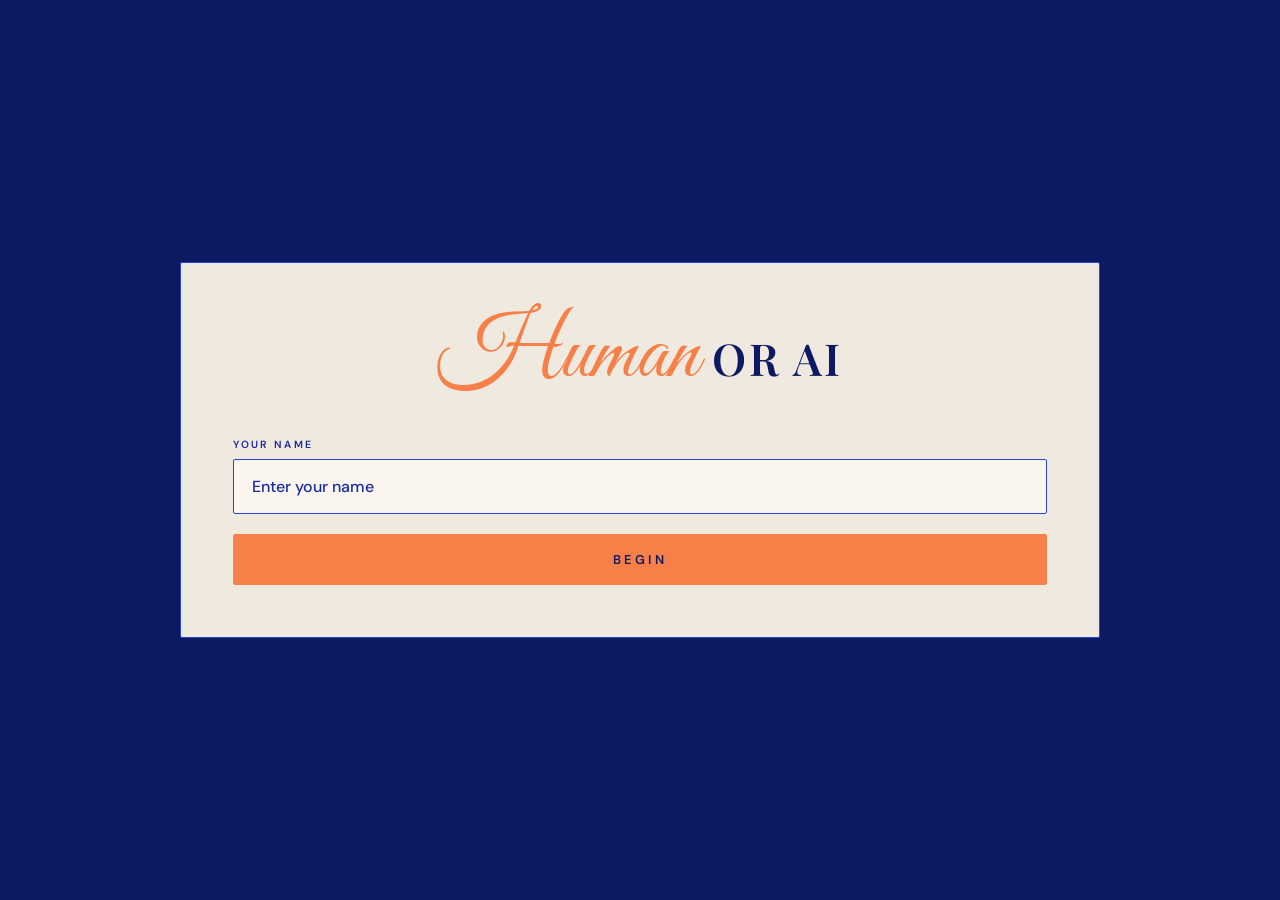
<file: index.html>
<!DOCTYPE html>
<html lang="en">
<head>
    <meta charset="UTF-8">
    <meta name="viewport" content="width=device-width, initial-scale=1.0">
    <title>Human or AI — Perception Game</title>
    <link rel="preconnect" href="https://fonts.googleapis.com">
    <link rel="preconnect" href="https://fonts.gstatic.com" crossorigin>
    <link href="https://fonts.googleapis.com/css2?family=Cormorant+Garamond:ital,wght@0,400;0,600;1,400&family=DM+Sans:wght@400;500;600&family=Great+Vibes&family=Playfair+Display:ital,wght@0,500;0,600;0,700;1,400&display=swap" rel="stylesheet">
    <link rel="stylesheet" href="styles.css">
</head>
<body class="site">
    <div class="container">
        <!-- Welcome Screen -->
        <div id="welcomeScreen" class="screen active">
            <header class="hero">
                <h1 class="display-title">
                    <span class="display-title__script">Human</span>
                    <span class="display-title__serif">or AI</span>
                </h1>
            </header>

            <label class="field-label" for="playerName">Your name</label>
            <input type="text" id="playerName" placeholder="Enter your name" maxlength="20" autocomplete="nickname">
            <button id="startBtn" class="btn-primary">Begin</button>
        </div>

        <!-- Game Screen -->
        <div id="gameScreen" class="screen">
            <div class="game-header">
                <div class="player-info">
                    <span id="playerDisplay"></span>
                </div>
                <div class="progress-info">
                    <span id="questionNumber">Question 1/10</span>
                    <span id="timer">45</span>
                </div>
                <div class="score-info">
                    <span id="score">Score: 0</span>
                </div>
            </div>

            <div class="question-container">
                <h2 id="questionTitle"></h2>
                <div id="questionContent"></div>
                <div id="answerButtons" class="answer-buttons"></div>
            </div>
        </div>

        <!-- Explanation Screen -->
        <div id="explanationScreen" class="screen">
            <div class="explanation-container">
                <div id="resultIcon" class="result-icon" role="presentation"></div>
                <h2 id="resultText"></h2>
                <div class="explanation-content">
                    <p id="explanationText"></p>
                </div>
                <button id="nextBtn" class="btn-primary">Next question</button>
            </div>
        </div>

        <!-- Final Screen -->
        <div id="finalScreen" class="screen">
            <header class="hero hero--compact">
                <p class="eyebrow">Session complete</p>
                <h1 class="display-title display-title--small">
                    <span class="display-title__script">Final</span>
                    <span class="display-title__serif">verdict</span>
                </h1>
            </header>

            <div class="final-stats">
                <div class="stat-grid">
                    <div class="stat-card">
                        <span class="stat-value" id="finalScore">0</span>
                        <span class="stat-label">Score</span>
                    </div>
                    <div class="stat-card">
                        <span class="stat-value" id="accuracy">0%</span>
                        <span class="stat-label">Accuracy</span>
                    </div>
                </div>
            </div>

            <button id="playAgainBtn" class="btn-primary">Play again</button>
        </div>
    </div>

    <script src="game.js"></script>
</body>
</html>
</file>
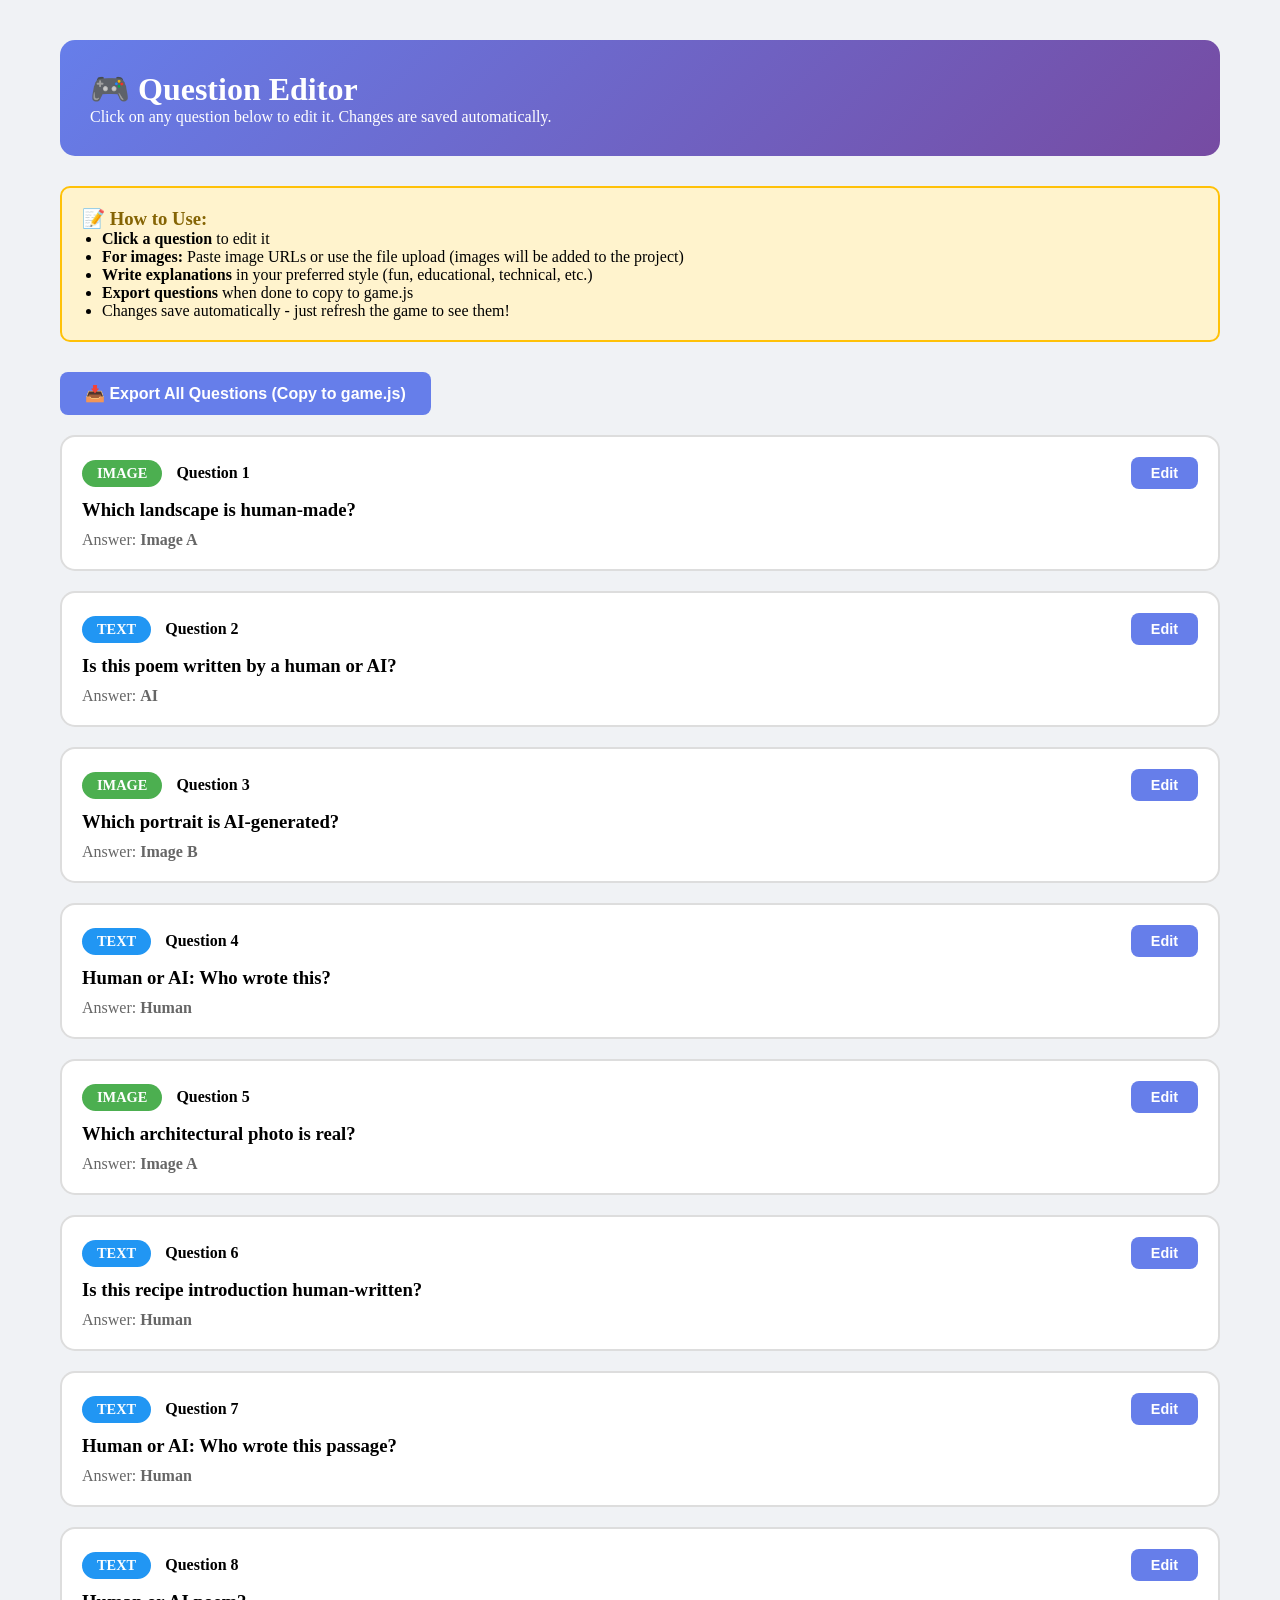
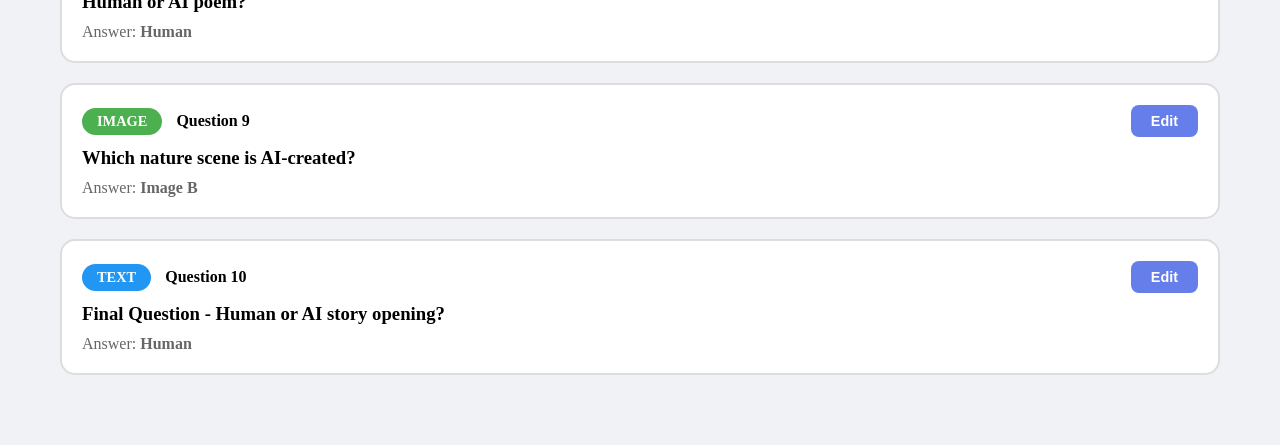
<file: admin.html>
<!DOCTYPE html>
<html lang="en">
<head>
    <meta charset="UTF-8">
    <meta name="viewport" content="width=device-width, initial-scale=1.0">
    <title>Game Admin - Question Editor</title>
    <link rel="stylesheet" href="styles.css">
    <style>
        .admin-container {
            max-width: 1200px;
            margin: 20px auto;
            padding: 20px;
        }
        .admin-header {
            background: linear-gradient(135deg, #667eea 0%, #764ba2 100%);
            color: white;
            padding: 30px;
            border-radius: 15px;
            margin-bottom: 30px;
        }
        .question-list {
            display: grid;
            gap: 20px;
            margin-bottom: 30px;
        }
        .question-card {
            background: white;
            border: 2px solid #ddd;
            border-radius: 15px;
            padding: 20px;
            cursor: pointer;
            transition: all 0.3s;
        }
        .question-card:hover {
            border-color: #667eea;
            transform: translateY(-2px);
        }
        .question-card.editing {
            border-color: #667eea;
            background: #f8f9fa;
        }
        .question-header {
            display: flex;
            justify-content: space-between;
            align-items: center;
            margin-bottom: 10px;
        }
        .question-type-badge {
            display: inline-block;
            padding: 5px 15px;
            border-radius: 20px;
            font-size: 0.9em;
            font-weight: bold;
        }
        .question-type-badge.image {
            background: #4CAF50;
            color: white;
        }
        .question-type-badge.text {
            background: #2196F3;
            color: white;
        }
        .edit-form {
            display: none;
            background: white;
            border: 3px solid #667eea;
            border-radius: 15px;
            padding: 30px;
            margin-top: 20px;
        }
        .edit-form.active {
            display: block;
        }
        .form-group {
            margin-bottom: 20px;
        }
        .form-group label {
            display: block;
            font-weight: bold;
            margin-bottom: 8px;
            color: #333;
        }
        .form-group input,
        .form-group textarea,
        .form-group select {
            width: 100%;
            padding: 12px;
            border: 2px solid #ddd;
            border-radius: 8px;
            font-size: 1em;
            font-family: inherit;
        }
        .form-group textarea {
            min-height: 100px;
            resize: vertical;
        }
        .form-group input:focus,
        .form-group textarea:focus,
        .form-group select:focus {
            outline: none;
            border-color: #667eea;
        }
        .image-preview {
            display: grid;
            grid-template-columns: 1fr 1fr;
            gap: 15px;
            margin-top: 10px;
        }
        .image-preview img {
            width: 100%;
            max-height: 200px;
            object-fit: cover;
            border-radius: 8px;
            border: 2px solid #ddd;
        }
        .btn-group {
            display: flex;
            gap: 10px;
            margin-top: 20px;
        }
        .btn {
            padding: 12px 25px;
            border: none;
            border-radius: 8px;
            font-size: 1em;
            cursor: pointer;
            transition: all 0.3s;
            font-weight: bold;
        }
        .btn-save {
            background: #4CAF50;
            color: white;
            flex: 1;
        }
        .btn-save:hover {
            background: #45a049;
        }
        .btn-cancel {
            background: #f44336;
            color: white;
        }
        .btn-cancel:hover {
            background: #da190b;
        }
        .btn-export {
            background: #667eea;
            color: white;
        }
        .btn-export:hover {
            background: #5568d3;
        }
        .btn-edit {
            background: #667eea;
            color: white;
            padding: 8px 20px;
            font-size: 0.9em;
        }
        .instructions {
            background: #fff3cd;
            border: 2px solid #ffc107;
            border-radius: 10px;
            padding: 20px;
            margin-bottom: 30px;
        }
        .instructions h3 {
            margin-top: 0;
            color: #856404;
        }
        .instructions ul {
            margin-left: 20px;
        }
        .file-upload-area {
            border: 3px dashed #ddd;
            border-radius: 10px;
            padding: 30px;
            text-align: center;
            cursor: pointer;
            transition: all 0.3s;
            margin-top: 10px;
        }
        .file-upload-area:hover {
            border-color: #667eea;
            background: #f8f9fa;
        }
        .file-upload-area.dragover {
            border-color: #667eea;
            background: #e7f3ff;
        }
    </style>
</head>
<body style="background: #f0f2f5;">
    <div class="admin-container">
        <div class="admin-header">
            <h1>🎮 Question Editor</h1>
            <p>Click on any question below to edit it. Changes are saved automatically.</p>
        </div>

        <div class="instructions">
            <h3>📝 How to Use:</h3>
            <ul>
                <li><strong>Click a question</strong> to edit it</li>
                <li><strong>For images:</strong> Paste image URLs or use the file upload (images will be added to the project)</li>
                <li><strong>Write explanations</strong> in your preferred style (fun, educational, technical, etc.)</li>
                <li><strong>Export questions</strong> when done to copy to game.js</li>
                <li>Changes save automatically - just refresh the game to see them!</li>
            </ul>
        </div>

        <div style="margin-bottom: 20px;">
            <button class="btn btn-export" onclick="exportQuestions()">📥 Export All Questions (Copy to game.js)</button>
        </div>

        <div class="question-list" id="questionList"></div>

        <div class="edit-form" id="editForm">
            <h2>Edit Question <span id="editQuestionNumber"></span></h2>

            <div class="form-group">
                <label>Question Type</label>
                <select id="editType" onchange="toggleQuestionFields()">
                    <option value="image">Image Comparison</option>
                    <option value="text">Text Question</option>
                </select>
            </div>

            <div class="form-group">
                <label>Question Title</label>
                <input type="text" id="editTitle" placeholder="e.g., Which image is AI-generated?">
            </div>

            <div id="imageFields">
                <div class="form-group">
                    <label>Image A URL (or upload below)</label>
                    <input type="text" id="editImageA" placeholder="https://...">
                    <div class="file-upload-area" onclick="document.getElementById('uploadImageA').click()">
                        <p>📁 Or click/drag to upload Image A</p>
                        <input type="file" id="uploadImageA" accept="image/*" style="display:none" onchange="handleImageUpload(event, 'A')">
                    </div>
                </div>

                <div class="form-group">
                    <label>Image B URL (or upload below)</label>
                    <input type="text" id="editImageB" placeholder="https://...">
                    <div class="file-upload-area" onclick="document.getElementById('uploadImageB').click()">
                        <p>📁 Or click/drag to upload Image B</p>
                        <input type="file" id="uploadImageB" accept="image/*" style="display:none" onchange="handleImageUpload(event, 'B')">
                    </div>
                </div>

                <div class="image-preview" id="imagePreview"></div>
            </div>

            <div id="textFields" style="display:none;">
                <div class="form-group">
                    <label>Text Content (Poem, Quote, etc.)</label>
                    <textarea id="editContent" placeholder="Enter the text content here..."></textarea>
                </div>
            </div>

            <div class="form-group">
                <label>Correct Answer</label>
                <select id="editCorrectAnswer">
                    <option value="Image A">Image A</option>
                    <option value="Image B">Image B</option>
                    <option value="Human">Human</option>
                    <option value="AI">AI</option>
                </select>
            </div>

            <div class="form-group">
                <label>Explanation (Write in any style you like!)</label>
                <textarea id="editExplanation" placeholder="Explain why the answer is correct. Be creative with your style!"></textarea>
            </div>

            <div class="btn-group">
                <button class="btn btn-save" onclick="saveQuestion()">💾 Save Question</button>
                <button class="btn btn-cancel" onclick="closeEditor()">Cancel</button>
            </div>
        </div>
    </div>

    <script src="game.js"></script>
    <script>
        let currentEditIndex = -1;
        let localQuestions = [...questions];

        function renderQuestions() {
            const list = document.getElementById('questionList');
            list.innerHTML = localQuestions.map((q, i) => `
                <div class="question-card" onclick="editQuestion(${i})">
                    <div class="question-header">
                        <div>
                            <span class="question-type-badge ${q.type}">${q.type.toUpperCase()}</span>
                            <strong style="margin-left: 10px;">Question ${i + 1}</strong>
                        </div>
                        <button class="btn btn-edit" onclick="event.stopPropagation(); editQuestion(${i})">Edit</button>
                    </div>
                    <h3 style="margin: 10px 0;">${q.title}</h3>
                    <p style="color: #666;">Answer: <strong>${q.correctAnswer}</strong></p>
                </div>
            `).join('');
        }

        function editQuestion(index) {
            currentEditIndex = index;
            const q = localQuestions[index];

            document.getElementById('editQuestionNumber').textContent = index + 1;
            document.getElementById('editType').value = q.type;
            document.getElementById('editTitle').value = q.title;
            document.getElementById('editCorrectAnswer').value = q.correctAnswer;
            document.getElementById('editExplanation').value = q.explanation;

            if (q.type === 'image') {
                document.getElementById('editImageA').value = q.images[0].url;
                document.getElementById('editImageB').value = q.images[1].url;
                updateImagePreview();
            } else {
                document.getElementById('editContent').value = q.content;
            }

            toggleQuestionFields();
            document.getElementById('editForm').classList.add('active');
            document.getElementById('editForm').scrollIntoView({ behavior: 'smooth' });
        }

        function toggleQuestionFields() {
            const type = document.getElementById('editType').value;
            const imageFields = document.getElementById('imageFields');
            const textFields = document.getElementById('textFields');
            const answerSelect = document.getElementById('editCorrectAnswer');

            if (type === 'image') {
                imageFields.style.display = 'block';
                textFields.style.display = 'none';
                answerSelect.innerHTML = '<option value="Image A">Image A</option><option value="Image B">Image B</option>';
            } else {
                imageFields.style.display = 'none';
                textFields.style.display = 'block';
                answerSelect.innerHTML = '<option value="Human">Human</option><option value="AI">AI</option>';
            }
        }

        function updateImagePreview() {
            const preview = document.getElementById('imagePreview');
            const urlA = document.getElementById('editImageA').value;
            const urlB = document.getElementById('editImageB').value;

            preview.innerHTML = '';
            if (urlA) {
                const img = document.createElement('img');
                img.src = urlA;
                img.alt = 'Image A Preview';
                preview.appendChild(img);
            }
            if (urlB) {
                const img = document.createElement('img');
                img.src = urlB;
                img.alt = 'Image B Preview';
                preview.appendChild(img);
            }
        }

        function handleImageUpload(event, label) {
            const file = event.target.files[0];
            if (!file) return;

            const reader = new FileReader();
            reader.onload = function(e) {
                const inputId = label === 'A' ? 'editImageA' : 'editImageB';
                document.getElementById(inputId).value = e.target.result;
                updateImagePreview();
                alert(`Image ${label} loaded! Note: For permanent hosting, upload to Imgur or similar.`);
            };
            reader.readAsDataURL(file);
        }

        document.getElementById('editImageA').addEventListener('input', updateImagePreview);
        document.getElementById('editImageB').addEventListener('input', updateImagePreview);

        function saveQuestion() {
            const type = document.getElementById('editType').value;
            const newQuestion = {
                type: type,
                title: document.getElementById('editTitle').value,
                correctAnswer: document.getElementById('editCorrectAnswer').value,
                explanation: document.getElementById('editExplanation').value
            };

            if (type === 'image') {
                newQuestion.images = [
                    { url: document.getElementById('editImageA').value, label: 'Image A' },
                    { url: document.getElementById('editImageB').value, label: 'Image B' }
                ];
            } else {
                newQuestion.content = document.getElementById('editContent').value;
                newQuestion.options = ['Human', 'AI'];
            }

            localQuestions[currentEditIndex] = newQuestion;

            alert('✅ Question saved! Click "Export All Questions" when done to copy to game.js');
            closeEditor();
            renderQuestions();
        }

        function closeEditor() {
            document.getElementById('editForm').classList.remove('active');
            currentEditIndex = -1;
        }

        function exportQuestions() {
            const output = `const questions = ${JSON.stringify(localQuestions, null, 4)};`;

            const blob = new Blob([output], { type: 'text/javascript' });
            const url = URL.createObjectURL(blob);
            const a = document.createElement('a');
            a.href = url;
            a.download = 'questions-export.js';
            a.click();

            alert('📥 Questions exported! Replace the questions array in game.js with this file content.');

            navigator.clipboard.writeText(output).then(() => {
                alert('✅ Also copied to clipboard! Paste into game.js');
            });
        }

        renderQuestions();
    </script>
</body>
</html>
</file>
<file: styles.css>
:root {
    --p-abyss: #0d1a63;
    --p-deep: #1a2ca3;
    --p-bright: #2845d6;
    --p-accent: #f68048;

    --beige: #f0e9df;
    --beige-card: #e8e1d5;
    --beige-inset: #e1d8ca;
    --beige-paper: #faf6ef;

    --page-bg: var(--p-abyss);
    --panel-bg: var(--beige);
    --surface-inset: var(--beige-inset);
    --surface-elevated: var(--beige-paper);

    --border-strong: var(--p-bright);
    --accent: var(--p-accent);
    --accent-hover: var(--p-bright);

    --text-on-beige: var(--p-abyss);
    --text-on-beige-muted: var(--p-deep);
    --text-on-inverse: #ffffff;

    --correct: var(--p-bright);
    --incorrect: var(--p-accent);

    --shadow-soft: 14px 14px 0 var(--p-abyss);
    --radius-card: 2px;
    --radius-input: 2px;
    --font-sans: "DM Sans", system-ui, sans-serif;
    --font-serif: "Playfair Display", "Times New Roman", serif;
    --font-body: "Cormorant Garamond", Georgia, serif;
    --font-script: "Great Vibes", cursive;
}

* {
    margin: 0;
    padding: 0;
    box-sizing: border-box;
}

body.site {
    font-family: var(--font-sans);
    background: var(--page-bg);
    min-height: 100vh;
    display: flex;
    justify-content: center;
    align-items: center;
    padding: clamp(1.25rem, 4vw, 2.5rem);
    color: var(--beige-paper);
    position: relative;
    overflow-x: hidden;
}

.container {
    width: 100%;
    max-width: 920px;
    position: relative;
    z-index: 2;
}

.screen {
    display: none;
    background: var(--panel-bg);
    color: var(--text-on-beige);
    border-radius: var(--radius-card);
    padding: clamp(2rem, 5vw, 3.25rem);
    box-shadow: var(--shadow-soft);
    border: 1px solid var(--border-strong);
    animation: rise 0.55s ease;
}

.screen.active {
    display: block;
}

@keyframes rise {
    from {
        opacity: 0;
        transform: translateY(18px);
    }
    to {
        opacity: 1;
        transform: translateY(0);
    }
}

.hero {
    text-align: center;
    margin-bottom: 2.5rem;
}

.hero--compact {
    margin-bottom: 1.75rem;
}

.eyebrow {
    font-size: 0.7rem;
    letter-spacing: 0.35em;
    text-transform: uppercase;
    color: var(--text-on-beige-muted);
    margin-bottom: 0.75rem;
    font-weight: 600;
}

.display-title {
    display: flex;
    flex-wrap: wrap;
    align-items: baseline;
    justify-content: center;
    gap: 0.35rem 0.85rem;
    margin-bottom: 1rem;
    line-height: 1;
}

.display-title__script {
    font-family: var(--font-script);
    font-weight: 400;
    font-size: clamp(3.5rem, 12vw, 5.5rem);
    color: var(--accent);
    line-height: 0.95;
}

.display-title__serif {
    font-family: var(--font-serif);
    font-weight: 600;
    font-size: clamp(2rem, 6vw, 2.75rem);
    letter-spacing: 0.06em;
    text-transform: uppercase;
    color: var(--text-on-beige);
}

.display-title--small .display-title__script {
    font-size: clamp(2.75rem, 8vw, 3.75rem);
}

.display-title--small .display-title__serif {
    font-size: clamp(1.35rem, 4vw, 1.65rem);
}

h2 {
    font-family: var(--font-serif);
    font-weight: 600;
    color: var(--text-on-beige);
    letter-spacing: 0.02em;
}

.field-label {
    display: block;
    font-size: 0.65rem;
    letter-spacing: 0.2em;
    text-transform: uppercase;
    color: var(--text-on-beige-muted);
    margin-bottom: 0.5rem;
    font-weight: 600;
}

#playerName {
    width: 100%;
    padding: 1rem 1.1rem;
    font-size: 1rem;
    border: 1px solid var(--border-strong);
    border-radius: var(--radius-input);
    margin-bottom: 1.25rem;
    transition: border-color 0.2s ease, box-shadow 0.2s ease;
    font-family: var(--font-sans);
    font-weight: 500;
    background: var(--surface-elevated);
    color: var(--text-on-beige);
}

#playerName::placeholder {
    color: var(--text-on-beige-muted);
}

#playerName:focus {
    outline: none;
    border-color: var(--p-accent);
    box-shadow: 0 0 0 3px var(--p-bright);
}

.btn-primary {
    width: 100%;
    padding: 1rem 1.25rem;
    font-size: 0.8rem;
    letter-spacing: 0.28em;
    text-transform: uppercase;
    background: var(--p-accent);
    color: var(--p-abyss);
    border: 1px solid var(--p-accent);
    border-radius: var(--radius-input);
    cursor: pointer;
    transition: background 0.2s ease, border-color 0.2s ease, color 0.2s ease, transform 0.2s ease;
    font-family: var(--font-sans);
    font-weight: 600;
}

.btn-primary:hover {
    background: var(--p-bright);
    border-color: var(--p-bright);
    color: var(--text-on-inverse);
}

.btn-primary:active {
    transform: translateY(1px);
}

.game-header {
    display: flex;
    justify-content: space-between;
    align-items: center;
    margin-bottom: 2rem;
    flex-wrap: wrap;
    gap: 1.25rem;
    padding: 1.1rem 1.25rem;
    background: var(--surface-inset);
    border: 1px solid var(--border-strong);
}

.player-info,
.progress-info,
.score-info {
    font-size: 0.8rem;
    font-weight: 600;
    color: var(--text-on-beige);
    letter-spacing: 0.04em;
}

.progress-info {
    display: flex;
    flex-direction: column;
    gap: 0.65rem;
    align-items: flex-start;
}

#questionNumber {
    font-family: var(--font-serif);
    font-size: 0.95rem;
    letter-spacing: 0.06em;
}

#timer {
    background: var(--p-bright);
    color: var(--text-on-inverse);
    padding: 0.35rem 0.85rem;
    min-width: 2.75rem;
    text-align: center;
    font-weight: 600;
    font-variant-numeric: tabular-nums;
    font-size: 0.95rem;
    border: 1px solid var(--p-bright);
}

.question-container {
    margin-top: 0.5rem;
}

#questionTitle {
    font-family: var(--font-serif);
    font-weight: 600;
    color: var(--text-on-beige);
    font-size: clamp(1.35rem, 3.5vw, 1.85rem);
    margin-bottom: 1.75rem;
    text-align: center;
    line-height: 1.35;
}

#questionContent {
    margin-bottom: 1.75rem;
}

.image-comparison {
    display: grid;
    grid-template-columns: 1fr 1fr;
    gap: 1.25rem;
    margin-bottom: 0;
}

.image-option {
    border: 1px solid var(--border-strong);
    overflow: hidden;
    position: relative;
    background: var(--beige-card);
}

.image-option img {
    width: 100%;
    height: 300px;
    object-fit: cover;
    display: block;
}

.image-label {
    position: absolute;
    top: 0.75rem;
    left: 0.75rem;
    background: var(--p-accent);
    color: var(--p-abyss);
    padding: 0.35rem 0.75rem;
    font-weight: 600;
    font-size: 0.65rem;
    letter-spacing: 0.18em;
    text-transform: uppercase;
}

.text-content {
    --paper-tear: polygon(
        0% 4%,
        2.5% 0.5%,
        5.5% 3.8%,
        9% 0.3%,
        13% 4.2%,
        17.5% 1%,
        22% 3.6%,
        27% 0.6%,
        32.5% 4%,
        38% 1.2%,
        44% 3.4%,
        50% 0.4%,
        56% 3.9%,
        62% 0.9%,
        68.5% 3.2%,
        75% 1.1%,
        82% 4.1%,
        89% 0.7%,
        95.5% 3.5%,
        100% 1.8%,
        100% 12%,
        99.2% 22%,
        100% 32%,
        98.6% 42%,
        100% 52%,
        99.1% 62%,
        100% 72%,
        98.8% 82%,
        100% 91%,
        99.4% 98.5%,
        93% 100%,
        85% 99.2%,
        77% 100%,
        69% 98.8%,
        61% 100%,
        53% 99.3%,
        45% 100%,
        37% 98.9%,
        29% 100%,
        21% 99.2%,
        13% 100%,
        6% 98.6%,
        0% 99.8%,
        0.6% 88%,
        0% 76%,
        1.4% 64%,
        0% 52%,
        1.1% 40%,
        0% 28%,
        1.3% 16%,
        0% 8%,
        0% 4%
    );

    position: relative;
    margin: 0.35rem 0.15rem 0.75rem;
    padding: 2.35rem 2.6rem;
    font-family: var(--font-body);
    font-size: 1.35rem;
    line-height: 1.75;
    font-style: italic;
    text-align: center;
    font-weight: 400;
    white-space: pre-wrap;
    border: none;
    isolation: isolate;
    background: var(--surface-elevated);
    color: var(--text-on-beige);
    -webkit-clip-path: var(--paper-tear);
    clip-path: var(--paper-tear);
    filter: drop-shadow(0 10px 0 var(--p-abyss));
    transform: rotate(-0.45deg);
    transform-origin: center top;
    box-shadow: inset 0 0 0 1px var(--p-bright), inset 6px 0 0 0 var(--p-accent);
}

.answer-buttons {
    display: grid;
    gap: 0.85rem;
}

.answer-buttons.two-col {
    grid-template-columns: 1fr 1fr;
}

.answer-buttons--image {
    grid-template-columns: 1fr 1fr;
}

.answer-buttons--image .answer-btn--none {
    grid-column: 1 / -1;
}

.answer-btn {
    padding: 1.1rem 1.25rem;
    font-size: 0.75rem;
    letter-spacing: 0.22em;
    text-transform: uppercase;
    background: transparent;
    border: 1px solid var(--border-strong);
    border-radius: var(--radius-input);
    cursor: pointer;
    transition: background 0.2s ease, color 0.2s ease, border-color 0.2s ease;
    font-weight: 600;
    color: var(--text-on-beige);
    font-family: var(--font-sans);
}

.answer-btn:hover:not(:disabled) {
    background: var(--p-bright);
    color: var(--text-on-inverse);
    border-color: var(--p-bright);
}

.answer-btn.correct {
    background: var(--correct);
    color: var(--text-on-inverse);
    border-color: var(--correct);
    animation: settle 0.45s ease;
}

.answer-btn.incorrect {
    background: var(--incorrect);
    color: var(--text-on-inverse);
    border-color: var(--incorrect);
    animation: nudge 0.45s ease;
}

@keyframes settle {
    0%,
    100% {
        transform: scale(1);
    }
    50% {
        transform: scale(1.02);
    }
}

@keyframes nudge {
    0%,
    100% {
        transform: translateX(0);
    }
    33% {
        transform: translateX(-6px);
    }
    66% {
        transform: translateX(6px);
    }
}

.answer-btn:disabled {
    cursor: not-allowed;
    opacity: 0.85;
}

.explanation-container {
    text-align: center;
}

.result-icon {
    font-family: var(--font-serif);
    font-size: 2.75rem;
    line-height: 1;
    margin-bottom: 1rem;
    font-weight: 500;
    color: var(--accent);
}

.result-icon.is-correct {
    color: var(--correct);
}

.result-icon.is-incorrect {
    color: var(--incorrect);
}

#resultText {
    font-family: var(--font-serif);
    color: var(--text-on-beige);
    font-size: clamp(1.35rem, 3vw, 1.75rem);
    margin-bottom: 1.5rem;
    font-weight: 600;
    line-height: 1.35;
}

.explanation-content {
    background: var(--surface-inset);
    padding: 1.75rem 2rem;
    margin-bottom: 1.75rem;
    text-align: left;
    border: 1px solid var(--border-strong);
    border-left: 4px solid var(--p-accent);
}

#explanationText {
    font-family: var(--font-body);
    font-size: 1.2rem;
    line-height: 1.7;
    color: var(--text-on-beige);
    font-weight: 400;
    white-space: pre-line;
}

.final-stats {
    text-align: center;
    margin: 0 0 1.75rem;
}

.stat-grid {
    display: flex;
    flex-wrap: wrap;
    justify-content: center;
    gap: 1rem;
}

.stat-card {
    flex: 1 1 200px;
    max-width: 280px;
    border: 1px solid var(--border-strong);
    background: var(--surface-elevated);
    padding: 1.75rem 1.5rem;
    transition: border-color 0.25s ease;
}

.stat-card:hover {
    border-color: var(--p-accent);
}

.stat-value {
    display: block;
    font-size: clamp(2.25rem, 5vw, 3rem);
    font-weight: 600;
    font-family: var(--font-serif);
    margin-bottom: 0.35rem;
    color: var(--p-accent);
    font-variant-numeric: tabular-nums;
}

.stat-label {
    display: block;
    font-size: 0.65rem;
    letter-spacing: 0.22em;
    text-transform: uppercase;
    color: var(--text-on-beige-muted);
    font-weight: 600;
}

#finalScreen > .btn-primary {
    margin-top: 1.75rem;
}

@media (max-width: 768px) {
    .screen {
        padding: 1.75rem 1.35rem;
    }

    .image-comparison {
        grid-template-columns: 1fr;
    }

    .answer-buttons.two-col,
    .answer-buttons--image {
        grid-template-columns: 1fr;
    }

    .answer-buttons--image .answer-btn--none {
        grid-column: auto;
    }

    .game-header {
        flex-direction: column;
        align-items: flex-start;
    }

    .text-content {
        font-size: 1.15rem;
        padding: 1.65rem 1.5rem;
        margin-inline: 0.05rem;
        transform: rotate(-0.25deg);
    }

    #resultText {
        font-size: 1.25rem;
    }
}

@media (max-width: 480px) {
    .display-title {
        flex-direction: column;
        align-items: center;
    }
}
</file>
